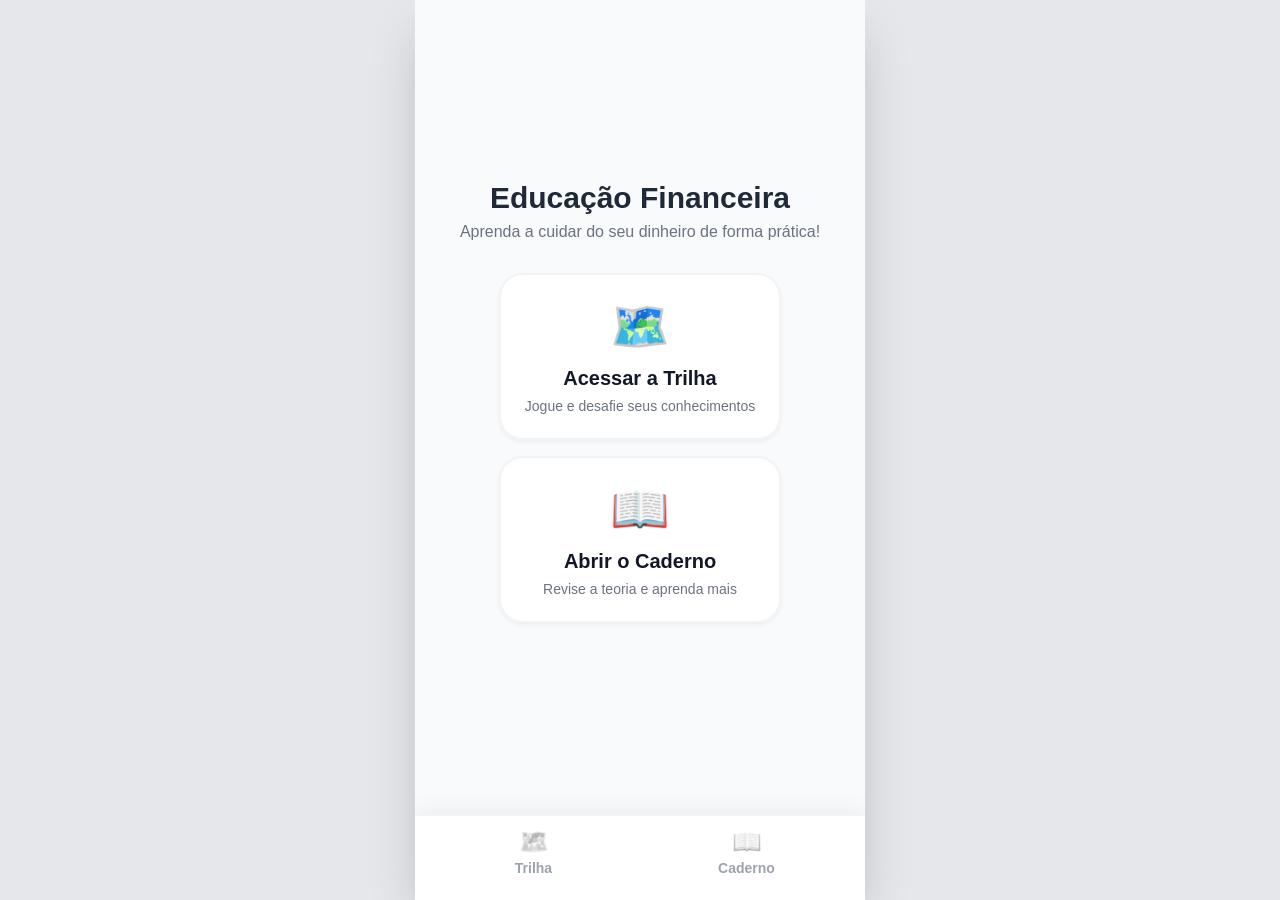
<file: index.html>
<!DOCTYPE html>
<html lang="pt-BR">
<head>
    <meta charset="UTF-8">
    <meta name="viewport" content="width=device-width, initial-scale=1.0, maximum-scale=1.0, user-scalable=no">
    <title>Educação Financeira na Prática - Menu</title>
    <link rel="stylesheet" href="css/style.css">
</head>
<body>
    <div class="app-container">
        <main class="main-content flex flex-col items-center justify-center">
            <h1 class="title-xl mb-2 text-center fade-in">Educação Financeira</h1>
            <p class="text-gray mb-8 text-center fade-in">Aprenda a cuidar do seu dinheiro de forma prática!</p>
            
            <div class="flex flex-col w-full gap-4 slide-up">
                <a href="trilha.html" class="menu-card">
                    <div class="menu-icon">🗺️</div>
                    <div class="menu-title">Acessar a Trilha</div>
                    <div class="menu-desc">Jogue e desafie seus conhecimentos</div>
                </a>
                
                <a href="caderno.html" class="menu-card">
                    <div class="menu-icon">📖</div>
                    <div class="menu-title">Abrir o Caderno</div>
                    <div class="menu-desc">Revise a teoria e aprenda mais</div>
                </a>
            </div>
        </main>

        <!-- Barra de Navegação Inferior -->
        <nav id="bottom-nav" class="bottom-nav">
            <a href="trilha.html" class="nav-link">
                <span class="nav-icon">🗺️</span>
                <span>Trilha</span>
            </a>
            <a href="caderno.html" class="nav-link">
                <span class="nav-icon">📖</span>
                <span>Caderno</span>
            </a>
        </nav>
    </div>
</body>
</html>
</file>
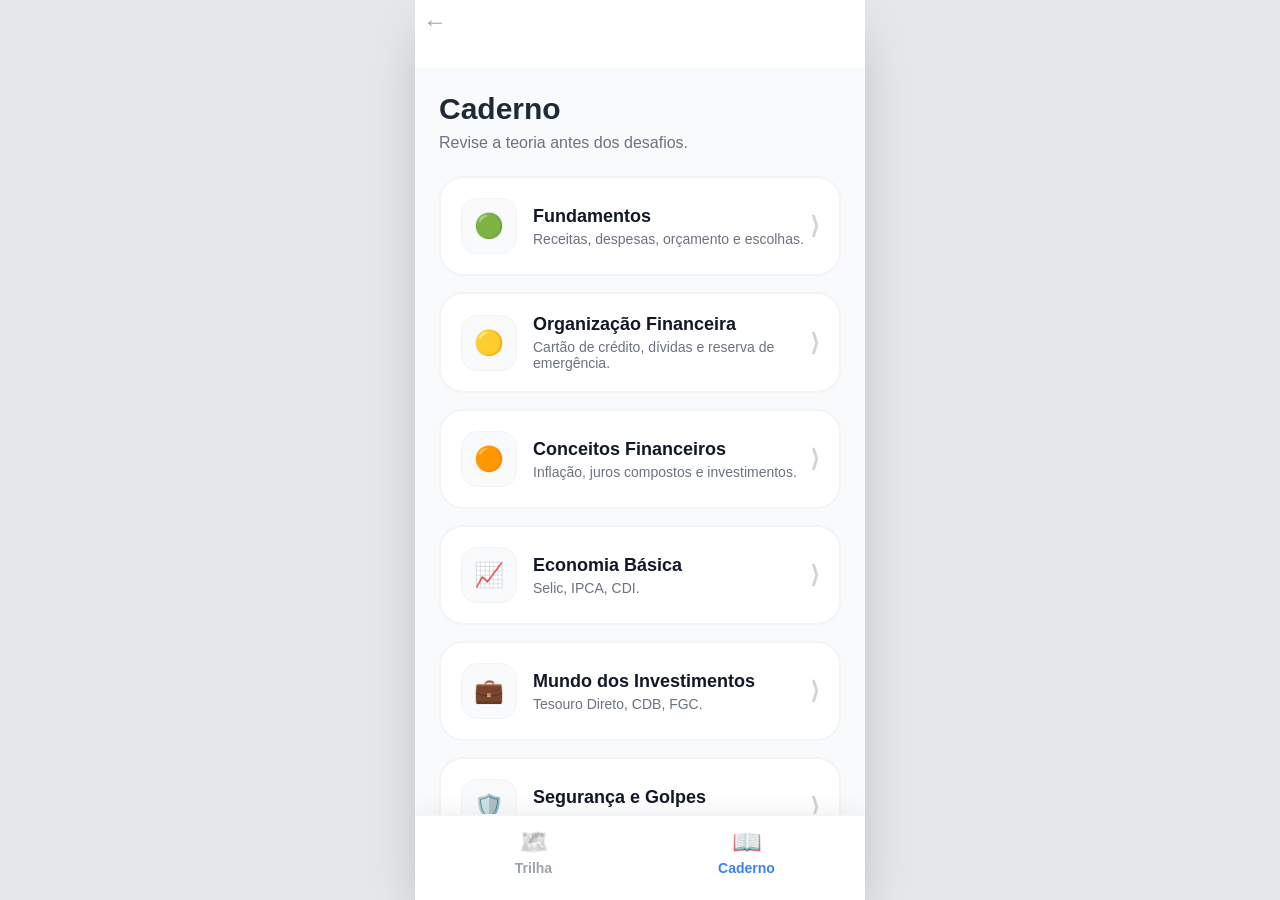
<file: caderno.html>
<!DOCTYPE html>
<html lang="pt-BR">
<head>
    <meta charset="UTF-8">
    <meta name="viewport" content="width=device-width, initial-scale=1.0, maximum-scale=1.0, user-scalable=no">
    <title>Caderno - Educação Financeira</title>
    <link rel="stylesheet" href="css/style.css">
</head>
<body>
    <div class="app-container">
        <!-- Header -->
        <div class="header-row">
            <a href="index.html" class="back-btn">&larr;</a>
        </div>

        <main id="app-content" class="main-content no-scrollbar"></main>

        <!-- Barra de Navegação Inferior -->
        <nav id="bottom-nav" class="bottom-nav">
            <a href="trilha.html" class="nav-link">
                <span class="nav-icon">🗺️</span>
                <span>Trilha</span>
            </a>
            <a href="caderno.html" class="nav-link active">
                <span class="nav-icon">📖</span>
                <span>Caderno</span>
            </a>
        </nav>
    </div>

    <!-- Scripts Modulares -->
    <script src="js/data.js"></script>
    <script src="js/state.js"></script>
    <script src="js/ui-caderno.js"></script>
</body>
</html>
</file>
<file: css/style.css>
/* ==========================================================================
   ESTILOS GLOBAIS E UTILITÁRIOS - EDUCAÇÃO FINANCEIRA NA PRÁTICA (Vanilla CSS)
   ========================================================================== */

* {
    margin: 0;
    padding: 0;
    box-sizing: border-box;
    font-family: -apple-system, BlinkMacSystemFont, "Segoe UI", Roboto, Helvetica, Arial, sans-serif;
}

body {
    background-color: #e5e7eb;
    display: flex;
    justify-content: center;
    height: 100vh;
    overflow: hidden;
    color: #1f2937;
}

/* Container do App */
.app-container {
    width: 100%;
    max-width: 450px;
    background-color: #ffffff;
    height: 100%;
    box-shadow: 0 25px 50px -12px rgba(0, 0, 0, 0.25);
    display: flex;
    flex-direction: column;
    position: relative;
    overflow: hidden;
}

/* Área de Conteúdo */
.main-content {
    flex: 1;
    overflow-y: auto;
    padding: 24px;
    padding-bottom: 120px;
    background-color: #f9fafb;
    position: relative;
}

/* Typography & Utilities */
.text-center { text-align: center; }
.mb-2 { margin-bottom: 8px; }
.mb-4 { margin-bottom: 16px; }
.mb-6 { margin-bottom: 24px; }
.mb-8 { margin-bottom: 32px; }
.mt-4 { margin-top: 16px; }
.mt-8 { margin-top: 32px; }

.title-large {
    font-size: 24px;
    font-weight: 900;
    color: #111827;
}

.title-xl {
    font-size: 30px;
    font-weight: 900;
    color: #1f2937;
}

.text-gray { color: #6b7280; }
.text-gray-light { color: #9ca3af; }
.text-blue { color: #2563eb; }
.text-orange { color: #ea580c; }
.text-white { color: #ffffff; }

.flex { display: flex; }
.flex-col { flex-direction: column; }
.items-center { align-items: center; }
.justify-center { justify-content: center; }
.justify-between { justify-content: space-between; }
.justify-around { justify-content: space-around; }
.gap-2 { gap: 8px; }
.gap-4 { gap: 16px; }

/* Botões Globais */
.btn {
    width: 100%;
    padding: 16px;
    font-weight: 900;
    font-size: 18px;
    border-radius: 16px;
    border: none;
    cursor: pointer;
    text-align: center;
    transition: all 0.2s ease;
    text-decoration: none;
    display: block;
}

.btn-green {
    background-color: #22c55e;
    color: white;
    box-shadow: 0 5px 0 #16a34a;
}
.btn-green:hover { background-color: #16a34a; }

.btn-blue-light {
    background-color: #dbeafe;
    color: #2563eb;
}
.btn-blue-light:hover { background-color: #bfdbfe; }

/* Botões do Menu Inicial */
.menu-card {
    background: white;
    border: 2px solid #f3f4f6;
    padding: 24px;
    border-radius: 24px;
    text-align: center;
    display: flex;
    flex-direction: column;
    align-items: center;
    text-decoration: none;
    color: inherit;
    transition: all 0.2s ease;
    box-shadow: 0 2px 4px rgba(0,0,0,0.05);
}
.menu-card:hover {
    border-color: #60a5fa;
    transform: translateY(-2px);
}
.menu-icon {
    font-size: 48px;
    margin-bottom: 12px;
}
.menu-title {
    font-size: 20px;
    font-weight: bold;
    color: #111827;
}
.menu-desc {
    font-size: 14px;
    color: #6b7280;
    margin-top: 8px;
}

/* Barra de Navegação Inferior */
.bottom-nav {
    position: absolute;
    bottom: 0;
    width: 100%;
    background-color: white;
    border-top: 2px solid #f3f4f6;
    display: flex;
    justify-content: space-around;
    padding: 12px;
    padding-bottom: 24px;
    z-index: 30;
    box-shadow: 0 -5px 20px rgba(0,0,0,0.05);
}

.nav-link {
    display: flex;
    flex-direction: column;
    align-items: center;
    text-decoration: none;
    color: #9ca3af;
    flex: 1;
    transition: color 0.2s;
}

.nav-link:hover, .nav-link.active {
    color: #3b82f6;
}

.nav-link .nav-icon {
    font-size: 24px;
    margin-bottom: 4px;
    filter: grayscale(100%);
    opacity: 0.5;
    transition: all 0.2s;
}

.nav-link.active .nav-icon {
    filter: none;
    opacity: 1;
}

.nav-link span {
    font-size: 14px;
    font-weight: bold;
}

/* Header */
.header-row {
    display: flex;
    justify-content: space-between;
    align-items: center;
    margin-bottom: 32px;
    padding: 8px 8px 0;
}

.score-badge {
    display: flex;
    align-items: center;
    color: #ea580c;
    font-weight: 900;
    background: white;
    box-shadow: 0 1px 3px rgba(0,0,0,0.1);
    border: 1px solid #ffedd5;
    padding: 8px 16px;
    border-radius: 16px;
    font-size: 18px;
}

/* Trilha de Níveis */
.levels-container {
    display: flex;
    flex-direction: column;
    align-items: center;
    padding-top: 16px;
    gap: 40px;
}

.level-row {
    width: 100%;
    display: flex;
    position: relative;
}
.level-row.left { justify-content: flex-start; padding-left: 32px; }
.level-row.right { justify-content: flex-end; padding-right: 32px; }

.level-connector {
    position: absolute;
    z-index: 0;
    width: 128px;
    height: 96px;
    top: 48px;
}
.level-connector.left { left: 64px; }
.level-connector.right { right: 64px; transform: scaleX(-1); }

.level-btn-wrapper {
    position: relative;
    z-index: 10;
    display: flex;
    flex-direction: column;
    align-items: center;
}

.level-btn {
    width: 88px;
    height: 88px;
    border-radius: 50%;
    background-color: #3b82f6;
    border: none;
    border-bottom: 8px solid #1d4ed8;
    color: white;
    font-size: 40px;
    box-shadow: 0 10px 15px -3px rgba(0, 0, 0, 0.1);
    cursor: pointer;
    display: flex;
    align-items: center;
    justify-content: center;
    transition: all 0.1s;
}

.level-btn:active {
    border-bottom: 0;
    transform: translateY(8px);
}

.level-tooltip {
    position: absolute;
    bottom: -32px;
    background: white;
    box-shadow: 0 1px 2px rgba(0,0,0,0.05);
    border: 1px solid #f3f4f6;
    font-weight: bold;
    color: #374151;
    font-size: 12px;
    padding: 4px 12px;
    border-radius: 12px;
    white-space: nowrap;
}

/* Modal */
.modal-overlay {
    display: none;
    position: absolute;
    top: 0; left: 0; right: 0; bottom: 0;
    background: rgba(0,0,0,0.6);
    z-index: 40;
    flex-direction: column;
    justify-content: flex-end;
}

.modal-content {
    background: white;
    border-radius: 24px 24px 0 0;
    padding: 24px;
    box-shadow: 0 -10px 40px rgba(0,0,0,0.2);
}

.modal-header {
    display: flex;
    justify-content: space-between;
    align-items: center;
    margin-bottom: 16px;
}

.close-btn {
    background: none;
    border: none;
    color: #9ca3af;
    font-size: 32px;
    font-weight: bold;
    cursor: pointer;
    line-height: 1;
}

/* Caderno (Teoria) */
.theory-list {
    display: flex;
    flex-direction: column;
    gap: 16px;
}

.theory-card {
    width: 100%;
    background: white;
    border: 2px solid #f3f4f6;
    padding: 20px;
    border-radius: 24px;
    display: flex;
    align-items: center;
    text-align: left;
    cursor: pointer;
    transition: border-color 0.2s;
    text-decoration: none;
    color: inherit;
}
.theory-card:hover { border-color: #60a5fa; }

.theory-icon {
    width: 56px;
    height: 56px;
    border-radius: 16px;
    background: #f9fafb;
    display: flex;
    align-items: center;
    justify-content: center;
    font-size: 24px;
    margin-right: 16px;
    border: 1px solid #f3f4f6;
}

.theory-text { flex: 1; }
.theory-title { font-weight: bold; color: #111827; font-size: 18px; }
.theory-desc { font-size: 14px; color: #6b7280; margin-top: 4px; }
.theory-arrow { color: #d1d5db; font-weight: bold; font-size: 24px; }

/* Caderno Detalhes */
.back-btn {
    background: none;
    border: none;
    color: #9ca3af;
    font-size: 24px;
    font-weight: bold;
    margin-right: 16px;
    cursor: pointer;
    text-decoration: none;
}

.theory-items-container {
    background: white;
    padding: 24px;
    border-radius: 24px;
    border: 1px solid #f3f4f6;
    flex: 1;
    overflow-y: auto;
    display: flex;
    flex-direction: column;
    gap: 20px;
    margin-bottom: 16px;
}

.theory-item {
    padding-top: 20px;
    border-top: 1px solid #f3f4f6;
}
.theory-item:first-child {
    padding-top: 0;
    border-top: none;
}

.theory-item h4 {
    font-weight: bold;
    color: #111827;
    margin-bottom: 8px;
    font-size: 18px;
    display: flex;
    align-items: center;
}

.theory-number {
    width: 24px;
    height: 24px;
    border-radius: 50%;
    background: #dbeafe;
    color: #2563eb;
    font-size: 12px;
    display: flex;
    align-items: center;
    justify-content: center;
    margin-right: 8px;
}

.theory-item p {
    color: #4b5563;
    font-size: 14px;
    line-height: 1.6;
}

/* Quiz UI */
.quiz-header {
    background: white;
    border-radius: 24px;
    padding: 16px 24px;
    box-shadow: 0 2px 10px rgba(0,0,0,0.05);
    display: flex;
    align-items: center;
    justify-content: space-between;
}
.quiz-progress-bar {
    flex: 1;
    height: 12px;
    background: #f3f4f6;
    border-radius: 8px;
    margin: 0 16px;
    overflow: hidden;
}
.quiz-progress-fill {
    height: 100%;
    background: #3b82f6;
    transition: width 0.3s ease;
}

.quiz-question-card {
    background: white;
    border-radius: 24px;
    padding: 32px 24px;
    box-shadow: 0 4px 20px rgba(0,0,0,0.05);
    text-align: center;
}

.quiz-question-text {
    font-size: 20px;
    font-weight: 900;
    color: #1f2937;
    line-height: 1.4;
}

.quiz-options {
    display: flex;
    flex-direction: column;
    gap: 12px;
}

.quiz-option {
    background: white;
    border: 2px solid #e5e7eb;
    border-radius: 16px;
    padding: 16px;
    font-size: 16px;
    font-weight: bold;
    color: #4b5563;
    text-align: left;
    cursor: pointer;
    transition: all 0.2s;
}
.quiz-option:hover { border-color: #9ca3af; }
.quiz-option.selected { border-color: #3b82f6; background: #eff6ff; color: #1d4ed8; }
.quiz-option.correct { border-color: #22c55e; background: #f0fdf4; color: #16a34a; }
.quiz-option.wrong { border-color: #ef4444; background: #fef2f2; color: #b91c1c; }

/* Utilidades Antigas */
.fade-in { animation: fadeIn 0.3s ease-in-out; }
.slide-up { animation: slideUp 0.3s ease-out; }
@keyframes fadeIn { from { opacity: 0; } to { opacity: 1; } }
@keyframes slideUp { from { transform: translateY(20px); opacity: 0; } to { transform: translateY(0); opacity: 1; } }
.no-scrollbar::-webkit-scrollbar { display: none; }
.no-scrollbar { -ms-overflow-style: none; scrollbar-width: none; }
.btn-press { transition: transform 0.1s ease, box-shadow 0.1s ease; }
.btn-press:active { transform: translateY(4px); box-shadow: none !important; }
</file>
